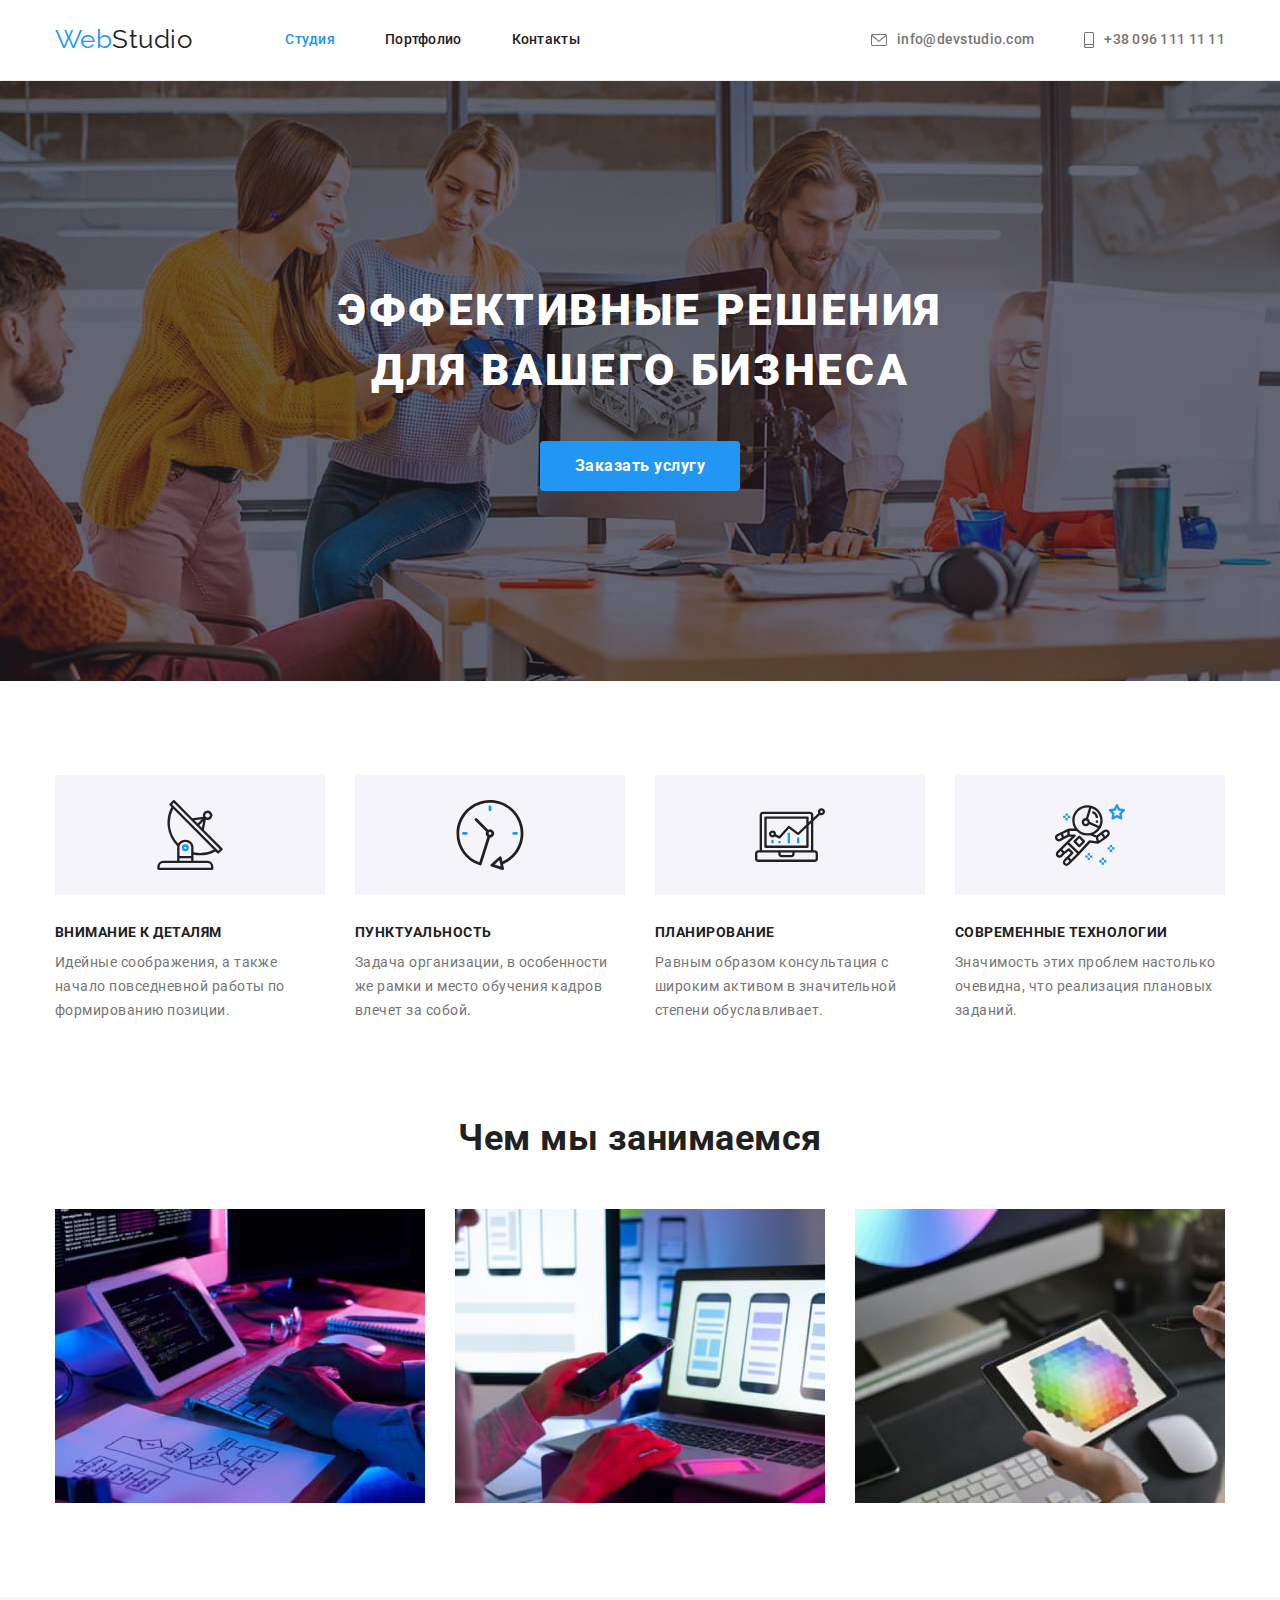
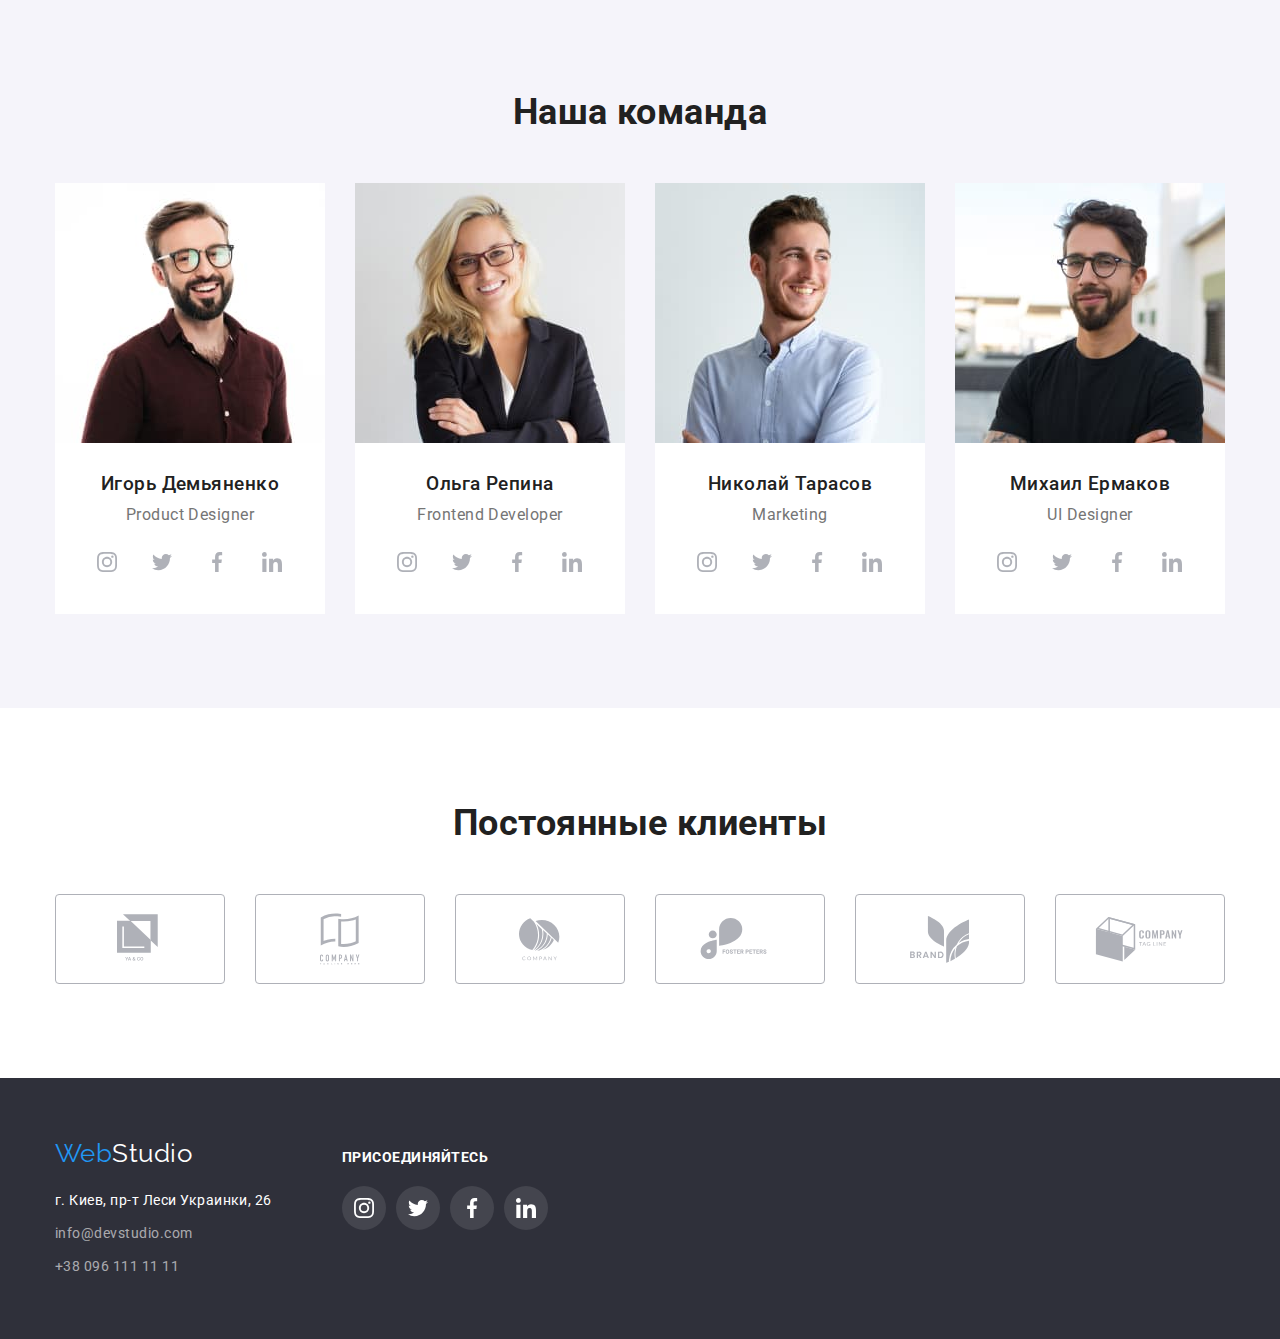
<file: index.html>
<!DOCTYPE html>
<html lang="ru">
<head>
    <meta charset="UTF-8">
    <meta name="viewport" content="width=device-width, initial-scale=1.0">
    <title>WebStudio</title>
    <link rel="preconnect" href="https://fonts.gstatic.com">
    <link href="https://fonts.googleapis.com/css2?family=Raleway:wght@700&family=Roboto:wght@400;500;700;900&display=swap"
        rel="stylesheet">
    <link rel="stylesheet" href="./css/modern-normalize.css">
    <link rel="stylesheet" href="css/styles.css">
</head>
<body>
    <header>
        <div class="container page-header">
            <nav class="nav">
                <a href="./index.html" class="nav-logo"><span class="logo-part">Web</span>Studio</a>
                    <ul class="nav-list">
                        <li class="element-nav"><a href="./index.html" class="nav-items current">Студия</a></li>
                        <li class="element-nav"><a href="./portfolio.html" class="nav-items">Портфолио</a></li>
                        <li class="element-nav"><a href="" class="nav-items">Контакты</a></li>
                    </ul>
            </nav>
                    <ul class="nav-list">
                        <li class="element-nav">
                            <a href="mailto:info@devstudio.com" class="nav-items contacts">
                                <svg class="icon-contacts" width="16" height="12">
                                    <use href="./images/sprite.svg#icon-envelope"></use>
                                </svg>
                                info@devstudio.com
                            </a>
                        </li>
                        <li class="element-nav">
                            <a href="tel:+380961111111" class="nav-items contacts">
                                <svg class="icon-contacts" width="10" height="16">
                                    <use href="./images/sprite.svg#icon-smartphone"></use>
                                </svg>
                                +38 096 111 11 11
                            </a>
                        </li>
                    </ul>
        </div>
    </header>
    <main>
        <section class="hero">
            <div class="page-hero">
                    <h1 class="hero-heading">Эффективные решения для вашего бизнеса</h1>
                    <a href="" class="hero-button">Заказать услугу</a>
            </div>
        </section>
        <section class="features">
           <div class="container">
                <h2 class="visually-hidden">Преимущества</h2>
                <ul class="features-list">
                    <li class="features-element">
                        <div class="thumb">
                            <svg width="70" height="70">
                                <use href="./images/sprite.svg#icon-antenna"></use>
                            </svg>
                        </div>
                        <h3 class="features-heading">Внимание к деталям</h3>
                        <p class="features-items">Идейные соображения, а также начало повседневной работы по формированию позиции.</p>
                    </li>
                    <li class="features-element">
                        <div class="thumb">
                            <svg width="70" height="70">
                                <use href="./images/sprite.svg#icon-clock"></use>
                            </svg>
                        </div>
                        <h3 class="features-heading">Пунктуальность</h3>
                        <p class="features-items">Задача организации, в особенности же рамки и место обучения кадров влечет за собой.
                        </p>
                    </li>
                    <li class="features-element">
                        <div class="thumb">
                            <svg width="70" height="70">
                                <use href="./images/sprite.svg#icon-diagram"></use>
                            </svg>
                        </div>
                        <h3 class="features-heading">Планирование</h3>
                        <p class="features-items">Равным образом консультация с широким активом в значительной степени обуславливает.
                        </p>
                    </li>
                    <li class="features-element">
                        <div class="thumb">
                            <svg width="70" height="70">
                                <use href="./images/sprite.svg#icon-astronaut"></use>
                            </svg>
                        </div>
                        <h3 class="features-heading">Современные технологии</h3>
                        <p class="features-items">Значимость этих проблем настолько очевидна, что реализация плановых заданий.</p>
                    </li>
                </ul>
           </div>
        </section>
        <section class="all-section">
            <div class="container">
                <h2 class="works-heading">Чем мы занимаемся</h2>
                <ul class="works-img">
                    <li class="works-item">
                        <img src="images/main/box1.jpg" alt="рабочий процесс1" width="370" height="294">
                    </li>
                    <li class="works-item">
                        <img src="images/main/box2.jpg" alt="рабочий процесс2" width="370" height="294">
                    </li>
                    <li class="works-item">
                        <img src="images/main/box3.jpg" alt="рабочий процесс3" width="370" height="294">
                    </li>
                </ul>
            </div>
        </section>
        <section class="all-section team">
            <div class="container">
                <h2 class="works-heading">Наша команда</h2>
                <ul class="team-list">
                    <li class="team-element">
                        <img src="images/main/img1.jpg" alt="Игорь Демьяненко" width="270" height="260">
                        <div class="container-team">
                            <h3>Игорь Демьяненко</h3>
                            <p class="team-text">Product Designer</p>
                            <ul class="socials-list">
                                <li class="socials-item">
                                    <a href="#" class="socials-link">
                                            <svg  class="icon-socials">
                                                <use href="./images/sprite.svg#icon-instagram"></use>
                                            </svg>
                                    </a>
                                </li>
                                <li class="socials-item">
                                    <a href="#" class="socials-link">
                                        <svg class="icon-socials">
                                            <use href="./images/sprite.svg#icon-twitter"></use>
                                        </svg>
                                    </a>
                                </li>
                                <li class="socials-item">
                                    <a href="#" class="socials-link">
                                        <svg class="icon-socials">
                                            <use href="./images/sprite.svg#icon-facebook"></use>
                                        </svg>
                                    </a>
                                </li>
                                <li class="socials-item">
                                    <a href="#" class="socials-link">
                                        <svg class="icon-socials">
                                            <use href="./images/sprite.svg#icon-linkedin"></use>
                                        </svg>
                                    </a>
                                </li>
                            </ul>
                        </div>
                    </li>
                    <li class="team-element">
                        <img src="images/main/img2.jpg" alt="Ольга Репина" width="270" height="260">
                        <div class="container-team">
                            <h3>Ольга Репина</h3>
                            <p class="team-text">Frontend Developer</p>
                            <ul class="socials-list">
                                <li class="socials-item">
                                    <a href="#" class="socials-link">
                                            <svg  class="icon-socials">
                                                <use href="./images/sprite.svg#icon-instagram"></use>
                                            </svg>
                                    </a>
                                </li>
                                <li class="socials-item">
                                    <a href="#" class="socials-link">
                                        <svg class="icon-socials">
                                            <use href="./images/sprite.svg#icon-twitter"></use>
                                        </svg>
                                    </a>
                                </li>
                                <li class="socials-item">
                                    <a href="#" class="socials-link">
                                        <svg class="icon-socials">
                                            <use href="./images/sprite.svg#icon-facebook"></use>
                                        </svg>
                                    </a>
                                </li>
                                <li class="socials-item">
                                    <a href="#" class="socials-link">
                                        <svg class="icon-socials">
                                            <use href="./images/sprite.svg#icon-linkedin"></use>
                                        </svg>
                                    </a>
                                </li>
                            </ul>
                        </div>
                    </li>
                    <li class="team-element">
                        <img src="images/main/img3.jpg" alt="Николай Тарасов" width="270" height="260">
                        <div class="container-team">
                            <h3>Николай Тарасов</h3>
                            <p class="team-text">Marketing</p>
                            <ul class="socials-list">
                                <li class="socials-item">
                                    <a href="#" class="socials-link">
                                            <svg  class="icon-socials">
                                                <use href="./images/sprite.svg#icon-instagram"></use>
                                            </svg>
                                    </a>
                                </li>
                                <li class="socials-item">
                                    <a href="#" class="socials-link">
                                        <svg class="icon-socials">
                                            <use href="./images/sprite.svg#icon-twitter"></use>
                                        </svg>
                                    </a>
                                </li>
                                <li class="socials-item">
                                    <a href="#" class="socials-link">
                                        <svg class="icon-socials">
                                            <use href="./images/sprite.svg#icon-facebook"></use>
                                        </svg>
                                    </a>
                                </li>
                                <li class="socials-item">
                                    <a href="#" class="socials-link">
                                        <svg class="icon-socials">
                                            <use href="./images/sprite.svg#icon-linkedin"></use>
                                        </svg>
                                    </a>
                                </li>
                            </ul>
                        </div>
                    </li>
                    <li class="team-element">
                        <img src="images/main/img4.jpg" alt="Михаил Ермаков" width="270" height="260">
                        <div class="container-team">
                            <h3>Михаил Ермаков</h3>
                            <p class="team-text">UI Designer</p>
                            <ul class="socials-list">
                                <li class="socials-item">
                                    <a href="#" class="socials-link">
                                            <svg  class="icon-socials">
                                                <use href="./images/sprite.svg#icon-instagram"></use>
                                            </svg>
                                    </a>
                                </li>
                                <li class="socials-item">
                                    <a href="#" class="socials-link">
                                        <svg class="icon-socials">
                                            <use href="./images/sprite.svg#icon-twitter"></use>
                                        </svg>
                                    </a>
                                </li>
                                <li class="socials-item">
                                    <a href="#" class="socials-link">
                                        <svg class="icon-socials">
                                            <use href="./images/sprite.svg#icon-facebook"></use>
                                        </svg>
                                    </a>
                                </li>
                                <li class="socials-item">
                                    <a href="#" class="socials-link">
                                        <svg class="icon-socials">
                                            <use href="./images/sprite.svg#icon-linkedin"></use>
                                        </svg>
                                    </a>
                                </li>
                            </ul>
                        </div>
                    </li>
                </ul>
            </div>
        </section>
        <section class="all-section">
            <div class="container">
                <h2 class="works-heading">Постоянные клиенты</h2>
                <ul class="clients">
                    <li class="clients-item"> 
                        <a href="#" class="our-clients">
                                <div class="thumb-clients">
                                    <svg class="icon-clients" width="45" height="50">
                                        <use href="./images/sprite.svg#icon-logo-1"></use>
                                    </svg>
                                </div>
                        </a>
                            
                    </li>
                    <li class="clients-item">
                            <a href="#" class="our-clients">
                                <div class="thumb-clients">
                                    <svg class="icon-clients" width="40" height="52">
                                        <use href="./images/sprite.svg#icon-logo-2"></use>
                                    </svg>
                                </div>
                            </a>
                            
                    </li>
                    <li class="clients-item">
                            <a href="#" class="our-clients">
                                <div class="thumb-clients">
                                    <svg class="icon-clients" width="41" height="43">
                                        <use href="./images/sprite.svg#icon-logo-3"></use>
                                    </svg>
                                </div>
                            </a>
                            
                    </li>
                    <li class="clients-item">
                            <a href="#" class="our-clients">
                                <div class="thumb-clients">
                                    <svg class="icon-clients" width="80" height="42">
                                        <use href="./images/sprite.svg#icon-logo-4"></use>
                                    </svg>
                                </div>
                            </a>
                            
                    </li>
                    <li class="clients-item">
                            <a href="#" class="our-clients">
                                <div class="thumb-clients">
                                    <svg class="icon-clients" width="59" height="47">
                                        <use href="./images/sprite.svg#icon-logo-5"></use>
                                    </svg>
                                </div>
                            </a>
                            
                    </li>
                    <li class="clients-item">
                            <a href="#" class="our-clients">
                                <div class="thumb-clients">
                                    <svg class="icon-clients" width="89" height="45">
                                        <use href="./images/sprite.svg#icon-logo-6"></use>
                                    </svg>
                                </div>
                            </a>                            
                    </li>
                </ul>
            </div>
        </section>
    </main>
    <footer class="footer">
            <div class="container all-footer">
                <div class="main-address">
                    <a href="" class="footer-logo"><span class="logo-part">Web</span>Studio</a>
                    <address class="footer-address">
                        <p class="footer-item">г. Киев, пр-т Леси Украинки, 26</p>
                        <ul>
                            <li class="footer-item">
                                <a href="mailto:info@devstudio.com" class="footer-contacts">info@devstudio.com</a>
                            </li>
                            <li class="footer-item">
                                <a href="tel:+380961111111" class="footer-contacts">+38 096 111 11 11</a>
                            </li>
                        </ul>
                    </address>
                </div>
                <div class="add-socials">
                    <h3 class="add-text">присоединяйтесь</h3>
                    <ul class="socials-list">
                        <li class="socials-item">
                            <a href="#" class="add-socials-link">
                                <svg class="icon-socials">
                                    <use href="./images/sprite.svg#icon-instagram"></use>
                                </svg>
                            </a>
                    </li>
                        <li class="socials-item">
                            <a href="#" class="add-socials-link">
                                <svg class="icon-socials">
                                    <use href="./images/sprite.svg#icon-twitter"></use>
                                </svg>
                            </a>
                        </li>
                        <li class="socials-item">
                            <a href="#" class="add-socials-link">
                                <svg class="icon-socials">
                                    <use href="./images/sprite.svg#icon-facebook"></use>
                                </svg>
                            </a>
                        </li>
                        <li class="socials-item">
                            <a href="#" class="add-socials-link">
                                <svg class="icon-socials">
                                    <use href="./images/sprite.svg#icon-linkedin"></use>
                                </svg>
                            </a>
                        </li>
                    </ul>
                </div>
            </div>           
    </footer>
</body>
</html>
</file>
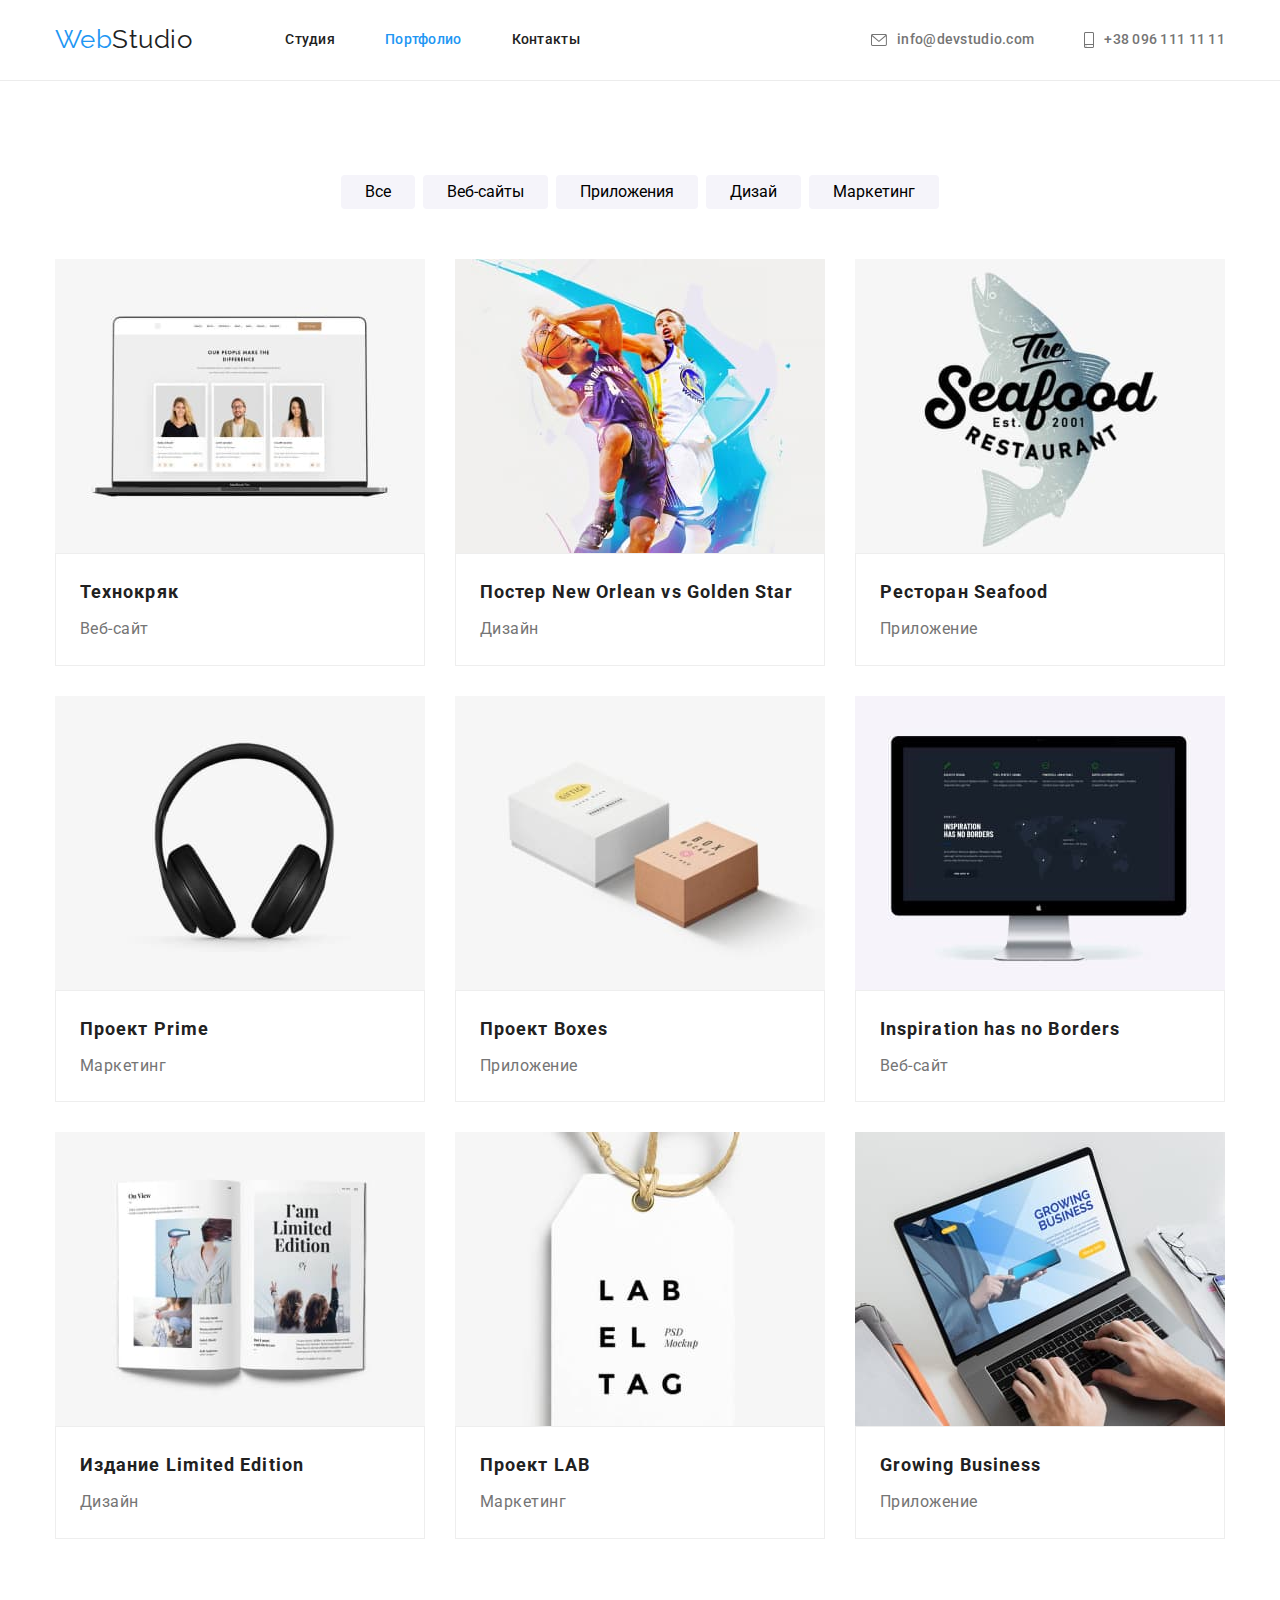
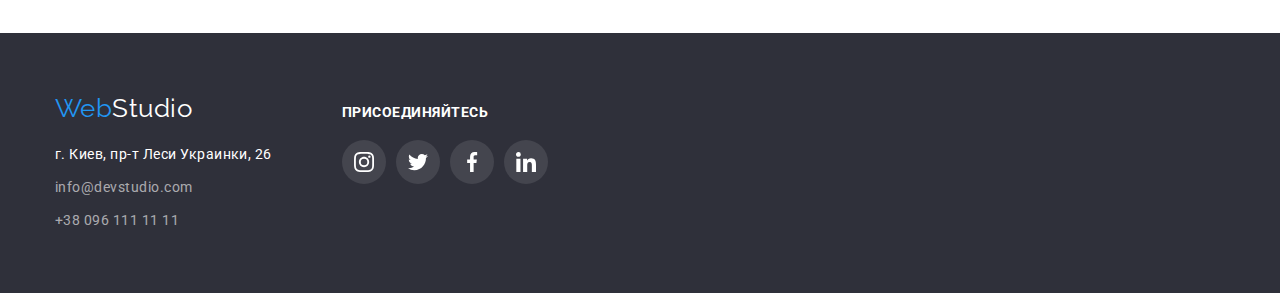
<file: portfolio.html>
<!DOCTYPE html>
<html lang="ru">
<head>
    <meta charset="UTF-8">
    <meta name="viewport" content="width=device-width, initial-scale=1.0">
    <title>WebStudio</title>
    <link rel="preconnect" href="https://fonts.gstatic.com">
    <link
        href="https://fonts.googleapis.com/css2?family=Raleway:wght@700&family=Roboto:wght@400;500;700;900&display=swap"
        rel="stylesheet">
    <link rel="stylesheet" href="./css/modern-normalize.css">
    <link rel="stylesheet" href="css/styles.css">
</head>
<body>
    <header>
        <div class="container page-header">
            <nav class="nav">
                <a href="./index.html" class="nav-logo"><span class="logo-part">Web</span>Studio</a>
                <ul class="nav-list">
                    <li class="element-nav"><a href="./index.html" class="nav-items">Студия</a></li>
                    <li class="element-nav"><a href="./portfolio.html" class="nav-items current">Портфолио</a></li>
                    <li class="element-nav"><a href="" class="nav-items">Контакты</a></li>
                </ul>
            </nav>
            <ul class="nav-list">
                <li class="element-nav">
                    <a href="mailto:info@devstudio.com" class="nav-items contacts">
                        <svg class="icon-contacts" width="16" height="12">
                            <use href="./images/sprite.svg#icon-envelope"></use>
                        </svg>
                        info@devstudio.com
                    </a>
                </li>
                <li class="element-nav">
                    <a href="tel:+380961111111" class="nav-items contacts">
                        <svg class="icon-contacts" width="10" height="16">
                            <use href="./images/sprite.svg#icon-smartphone"></use>
                        </svg>
                        +38 096 111 11 11
                    </a>
                </li>
            </ul>
        </div>
    </header>
    <main>
        <section class="all-section">
            <!--Кнопки-->
            <div class="container">
                <h1 class="visually-hidden">Примеры работ</h1>
                <ul class="btn">
                    <li class="btn-item">
                        <button type="button" class="button">Все</button>
                    </li>
                    <li class="btn-item">
                        <button type="button" class="button">Веб-сайты</button>
                    </li>
                    <li class="btn-item">
                        <button type="button" class="button">Приложения</button>
                    </li>
                    <li class="btn-item">
                        <button type="button" class="button">Дизай</button>
                    </li>
                    <li class="btn-item">
                        <button type="button" class="button">Маркетинг</button>
                    </li>
                </ul>

            <!--Примеры работ-->
                <ul class="examples">
                    <li class="item">
                        <a href="">
                                <img src="./images/portfolio/img1.jpg" alt="Технокряк" width="370">
                            <div class="examples-content">
                                <h2 class="examples-heading">Технокряк</h2>
                                <p class="examples-text">Веб-сайт</p>
                            </div>
                        </a>
                    </li>
                    <li class="item">
                        <a href="">
                                <img src="./images/portfolio/img2.jpg" alt="Постер New Orlean vs Golden Star" width="370">
                            <div class="examples-content">
                                <h2 class="examples-heading">Постер New Orlean vs Golden Star</h2>
                                <p class="examples-text">Дизайн</p>
                            </div>
                        </a>
                    </li>
                    <li class="item">
                        <a href="">
                                <img src="./images/portfolio/img3.jpg" alt="Ресторан Seafood" width="370">
                            <div class="examples-content">
                                <h2 class="examples-heading">Ресторан Seafood</h2>
                                <p class="examples-text">Приложение</p>
                            </div>
                        </a>
                    </li>
                    <li class="item">
                        <a href="">
                                <img src="./images/portfolio/img4.jpg" alt="Проект Prime" width="370">
                            <div class="examples-content">
                                <h2 class="examples-heading">Проект Prime</h2>
                                <p class="examples-text">Маркетинг</p>
                            </div>
                        </a>
                    </li>
                    <li class="item">
                        <a href="">
                                <img src="./images/portfolio/img5.jpg" alt="Проект Boxes" width="370">
                            <div class="examples-content">
                                <h2 class="examples-heading">Проект Boxes</h2>
                                <p class="examples-text">Приложение</p>
                            </div>
                        </a>
                    </li>
                    <li class="item">
                        <a href="">
                                <img src="./images/portfolio/img6.jpg" alt="Inspiration has no Borders" width="370">
                            <div class="examples-content">
                                <h2 class="examples-heading">Inspiration has no Borders</h2>
                                <p class="examples-text">Веб-сайт</p>
                            </div>
                        </a>
                    </li>
                    <li class="item">
                        <a href="">
                                <img src="./images/portfolio/img7.jpg" alt="Издание Limited Edition" width="370">
                            <div class="examples-content">
                                <h2 class="examples-heading">Издание Limited Edition</h2>
                                <p class="examples-text">Дизайн</p>
                            </div>
                        </a>
                    </li>
                    <li class="item">
                        <a href="">
                                <img src="./images/portfolio/img8.jpg" alt="Проект LAB" width="370">
                            <div class="examples-content">
                                <h2 class="examples-heading">Проект LAB</h2>
                                <p class="examples-text">Маркетинг</p>
                            </div>
                        </a>
                    </li>
                    <li class="item">
                        <a href="">
                                <img src="./images/portfolio/img9.jpg" alt="Growing Business" width="370">
                            <div class="examples-content">
                                <h2 class="examples-heading">Growing Business</h2>
                                <p class="examples-text">Приложение</p>
                            </div>
                        </a>
                    </li>
                </ul>
            </div>
        </section>
    </main>
    <footer class="footer">
        <div class="container all-footer">
            <div class="main-address">
                <a href="" class="footer-logo"><span class="logo-part">Web</span>Studio</a>
                <address class="footer-address">
                    <p class="footer-item">г. Киев, пр-т Леси Украинки, 26</p>
                    <ul>
                        <li class="footer-item">
                            <a href="mailto:info@devstudio.com" class="footer-contacts">info@devstudio.com</a>
                        </li>
                        <li class="footer-item">
                            <a href="tel:+380961111111" class="footer-contacts">+38 096 111 11 11</a>
                        </li>
                    </ul>
                </address>
            </div>
            <div class="add-socials">
                <h3 class="add-text">присоединяйтесь</h3>
                <ul class="socials-list">
                    <li class="socials-item">
                        <a href="#" class="add-socials-link">
                            <svg class="icon-socials">
                                <use href="./images/sprite.svg#icon-instagram"></use>
                            </svg>
                        </a>
                    </li>
                    <li class="socials-item">
                        <a href="#" class="add-socials-link">
                            <svg class="icon-socials">
                                <use href="./images/sprite.svg#icon-twitter"></use>
                            </svg>
                        </a>
                    </li>
                    <li class="socials-item">
                        <a href="#" class="add-socials-link">
                            <svg class="icon-socials">
                                <use href="./images/sprite.svg#icon-facebook"></use>
                            </svg>
                        </a>
                    </li>
                    <li class="socials-item">
                        <a href="#" class="add-socials-link">
                            <svg class="icon-socials">
                                <use href="./images/sprite.svg#icon-linkedin"></use>
                            </svg>
                        </a>
                    </li>
                </ul>
            </div>
        </div>
    </footer>
</body>
</html>
</file>
<file: css/styles.css>
:root {
  --primary-text-color: rgb(33, 33, 33);
  --logo-text-color: rgb(33, 150, 243);
  --secondary-text-color: rgb(0, 0, 0);
  --paragraph-text-color: rgb(117, 117, 117);
  --white-text-color: rgb(255, 255, 255);
  --white-text-color-op: rgba(255, 255, 255, 0.6);
  --gray-button-portfolio: rgb(245, 244, 250);
  --hero-footer-main-page: rgb(47, 48, 58);
  --icon-color-gray: rgb(175, 177, 184);
  --examples-gap: 30px;
}

body {
  color: var(--primary-text-color);
  background-color: var(--white-text-color);

  font-family: Roboto, sans-serif;
  letter-spacing: 0.03em;
}

a {
  text-decoration: none;
}

ul {
  list-style: none;
  margin: 0;
  padding: 0;
}

h1,
h2,
h3,
h4,
h5,
h6,
p {
  margin: 0;
}

h3 {
  font-weight: 700;
}

img {
  display: block;
  max-width: 100%;
}

/* CONTAINER */
.container {
  max-width: 1200px;
  margin: 0 auto;
  padding: 0 15px;
}

.all-section {
  padding-top: 94px;
  padding-bottom: 94px;
}

/* HEADER */
header {
  border-bottom: 1px solid #ececec;
}

.page-header {
  display: flex;
  align-items: center;
  justify-content: space-between;
}

.nav {
  display: flex;
}

/* Оформление логотипа в шапке */
.nav-logo {
  padding-top: 24px;
  padding-bottom: 25px;
  margin-right: 93px;

  color: var(--primary-text-color);
  font-family: Raleway, sans-serif;

  font-size: 26px;
  line-height: 1.19;

  outline: none;
}

.logo-part {
  color: var(--logo-text-color);
}

/* Оформление ссылок навигации */
.nav-list {
  display: flex;
}

.element-nav:not(:last-child) {
  margin-right: 50px;
}

.nav-items {
  display: flex;
  align-items: center;
  padding-top: 32px;
  padding-bottom: 32px;

  color: var(--primary-text-color);

  font-weight: 500;
  font-size: 14px;
  line-height: 1.14;
  letter-spacing: 0.02em;
}

.nav-items:hover,
.nav-items:focus {
  color: var(--logo-text-color);
  outline: none;
}

.nav-items.current {
  color: var(--logo-text-color);
}

/* Контакты в шапке */
.contacts {
  color: var(--paragraph-text-color);
}

.contacts:hover,
.contacts:focus {
  color: var(--logo-text-color);
}

.icon-contacts {
  margin-right: 10px;
  fill: currentColor;
}

.icon-contacts:hover,
.icon-contacts:focus {
  fill: currentColor;
}

/* Оформление героя */
.hero {
  max-width: 1600px;
  height: 600px;
  margin: 0 auto;
  background-image: linear-gradient(
      to right,
      rgba(47, 48, 58, 0.4),
      rgba(47, 48, 58, 0.4)
    ),
    url(../images/main/hero-img.jpg);
  background-repeat: no-repeat;
  background-position: center;
  background-size: cover;
  padding-top: 200px;
  padding-bottom: 200px;
  text-align: center;

  background-color: var(--hero-footer-main-page);
}

.page-hero {
  display: block;
  max-width: 700px;
  margin: 0 auto;
}

.hero-heading {
  margin-bottom: 40px;

  color: var(--white-text-color);

  font-weight: 900;
  font-size: 44px;
  line-height: 1.36;
  letter-spacing: 0.06em;
  text-transform: uppercase;
}

/* Оформление кнопки */
.hero-button {
  display: block;
  width: 200px;
  padding: 10px 32px;
  margin: 0 auto;

  color: var(--white-text-color);
  background-color: var(--logo-text-color);

  font-weight: 700;
  font-size: 16px;
  line-height: 1.9;
  letter-spacing: 0.03em;
  border-radius: 4px;
}

.hero-button:hover,
.hero-button:focus {
  color: var(--white-text-color-op);
  outline: none;
}

/* Преимушества */
.features {
  padding-top: 94px;
}

.visually-hidden {
  position: absolute;
  width: 1px;
  height: 1px;
  margin: -1px;
  border: 0;
  padding: 0;
  white-space: nowrap;
  clip-path: inset(100%);
  clip: rect(0 0 0 0);
  overflow: hidden;
}

.features-list {
  display: flex;
}

.features-element {
  flex-basis: calc(100% / 4 - 30px);
}

.features-heading {
  margin-bottom: 10px;
  font-size: 14px;
  line-height: 1.14;
  text-transform: uppercase;
}

.features-items {
  display: flex;
  width: 270px;
  color: var(--paragraph-text-color);
  font-size: 14px;
  line-height: 1.71;
}

.works-item:not(:last-child),
.team-element:not(:last-child) {
  margin-right: 30px;
}

.thumb {
  display: flex;
  justify-content: center;
  align-items: center;
  width: 270px;
  height: 120px;
  margin-right: 30px;
  margin-bottom: 30px;
  background-color: var(--gray-button-portfolio);
}

/* Чем мы занимаемся */

.works-heading {
  margin-bottom: 50px;

  font-weight: 700;
  font-size: 36px;
  line-height: 1.17;
  text-align: center;
}

.works-img,
.works-item,
.team-list {
  display: flex;
}

/* Team */

.team {
  background-color: var(--gray-button-portfolio);
}

.team-element {
  width: 270px;
  text-align: center;
  background-color: var(--white-text-color);
}

.team h3 {
  margin-bottom: 10px;
  font-weight: 500;
}

.container-team {
  padding: 30px 30px;

  font-size: 16px;
  line-height: 1.19;
}

.team-text {
  color: var(--paragraph-text-color);
  margin-bottom: 16px;
}

.socials-list {
  display: flex;
  margin-right: -10px;
}

.socials-item {
  flex-basis: calc(100% / 4 - 10px);
  margin-right: 10px;
}

.socials-link {
  display: flex;
  justify-content: center;
  align-items: center;
  width: 44px;
  height: 44px;
  background-color: var(--white-text-color);
  fill: var(--icon-color-gray);
  border-radius: 50%;
}

.socials-link:hover,
.socials-link:focus {
  fill: var(--white-text-color);
  background-color: var(--logo-text-color);
  outline: none;
}

.icon-socials {
  width: 20px;
  height: 20px;
}

/* Наши клиенты */
.clients {
  display: flex;
  margin-right: calc(-1 * var(--examples-gap));
}

.clients-item {
  flex-basis: calc(100% / 6 - var(--examples-gap));
  margin-right: var(--examples-gap);
}

.our-clients {
  display: block;
}

.thumb-clients {
  display: flex;
  justify-content: center;
  align-items: center;
  height: 90px;
  color: var(--icon-color-gray);
  border: 1px solid rgb(175, 177, 184);
  border-radius: 4px;
}

.icon-clients {
  fill: currentColor;
}

.thumb-clients:hover,
.thumb-clients:focus {
  color: var(--logo-text-color);
  border: 1px solid var(--logo-text-color);
  outline: none;
}

/* Оформление футера */
.footer {
  padding-top: 60px;
  padding-bottom: 60px;

  background-color: var(--hero-footer-main-page);
}

.all-footer {
  display: flex;
  align-items: baseline;
}

.main-address {
  margin-right: 70px;
}

.footer-logo {
  display: block;
  margin-bottom: 20px;

  font-family: Raleway, sans-serif;

  color: var(--white-text-color);
  font-size: 26px;
  line-height: 1.19;
}

.footer-address {
  color: var(--white-text-color);

  font-size: 14px;
  line-height: 1.71;
}

.footer-item:first-child {
  margin-bottom: 9px;
}

.footer-address .footer-contacts {
  display: block;

  color: var(--white-text-color-op);
  font-style: normal;
}

.add-text {
  color: var(--white-text-color);

  margin-bottom: 20px;
  font-size: 14px;
  line-height: 1.17;
  text-transform: uppercase;
}

.add-socials-link {
  display: flex;
  justify-content: center;
  align-items: center;
  width: 44px;
  height: 44px;
  background-color: rgba(255, 255, 255, 0.1);
  fill: var(--white-text-color);
  border-radius: 50%;
}

.add-socials-link:hover,
.add-socials-link:focus {
  background-color: var(--logo-text-color);
  outline: none;
}

/* Оформиление портфолио  */

.examples {
  display: flex;
  flex-wrap: wrap;
  margin-right: calc(-1 * var(--examples-gap));
  margin-bottom: calc(-1 * var(--examples-gap));
}

.examples > .item {
  flex-basis: calc(100% / 3 - var(--examples-gap));
  margin-right: var(--examples-gap);
  margin-bottom: var(--examples-gap);
}

.examples > .item:hover,
.examples > .item:focus {
  box-shadow: 0px 1px 1px rgba(0, 0, 0, 0.12), 0px 4px 4px rgba(0, 0, 0, 0.06),
    1px 4px 6px rgba(0, 0, 0, 0.16);
}

.examples-content {
  padding: 20px 24px;
  border: 1px solid #eeeeee;
  box-shadow: 0px 4px 4px 0px 0, 0, 0, 0, 25;
}

.examples-heading {
  margin-bottom: 4px;

  color: var(--primary-text-color);

  font-weight: 700;
  font-size: 18px;
  line-height: 2;

  letter-spacing: 0.06em;
}

.examples-text {
  color: var(--paragraph-text-color);

  font-size: 16px;
  line-height: 1.9;
}

/* Оформиление кнопок в портфолио */

.btn {
  display: flex;
  justify-content: center;
  margin-bottom: 50px;
}

.btn-item:not(:last-child) {
  margin-right: 8px;
}

.btn .button {
  padding: 6px 22px;

  background-color: var(--gray-button-portfolio);
  border-color: transparent;
  border-radius: 4px;
}

.btn .button:hover,
.btn .button:focus {
  color: var(--white-text-color);
  background-color: var(--logo-text-color);
  box-shadow: 0px 3px 1px rgba(0, 0, 0, 0.1), 0px 1px 2px rgba(0, 0, 0, 0.08),
    0px 2px 2px rgba(0, 0, 0, 0.12);
}
</file>
